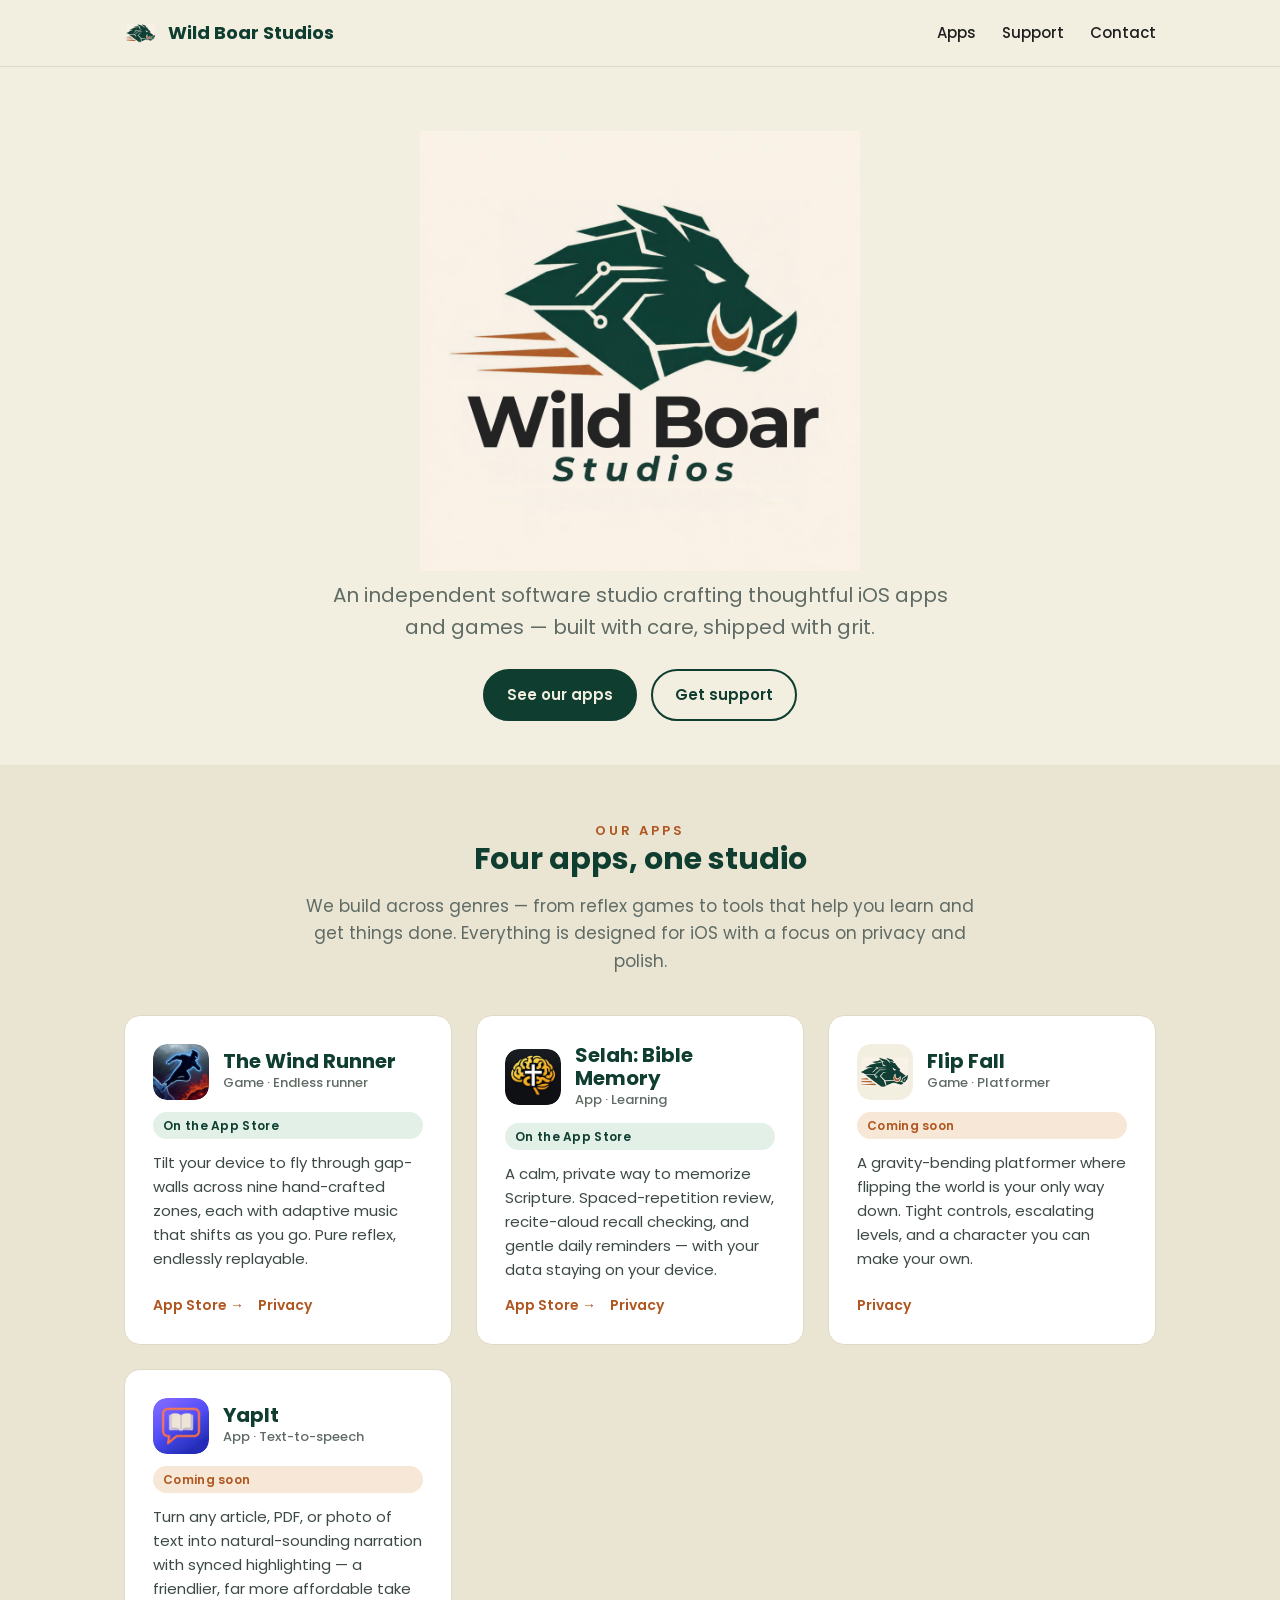
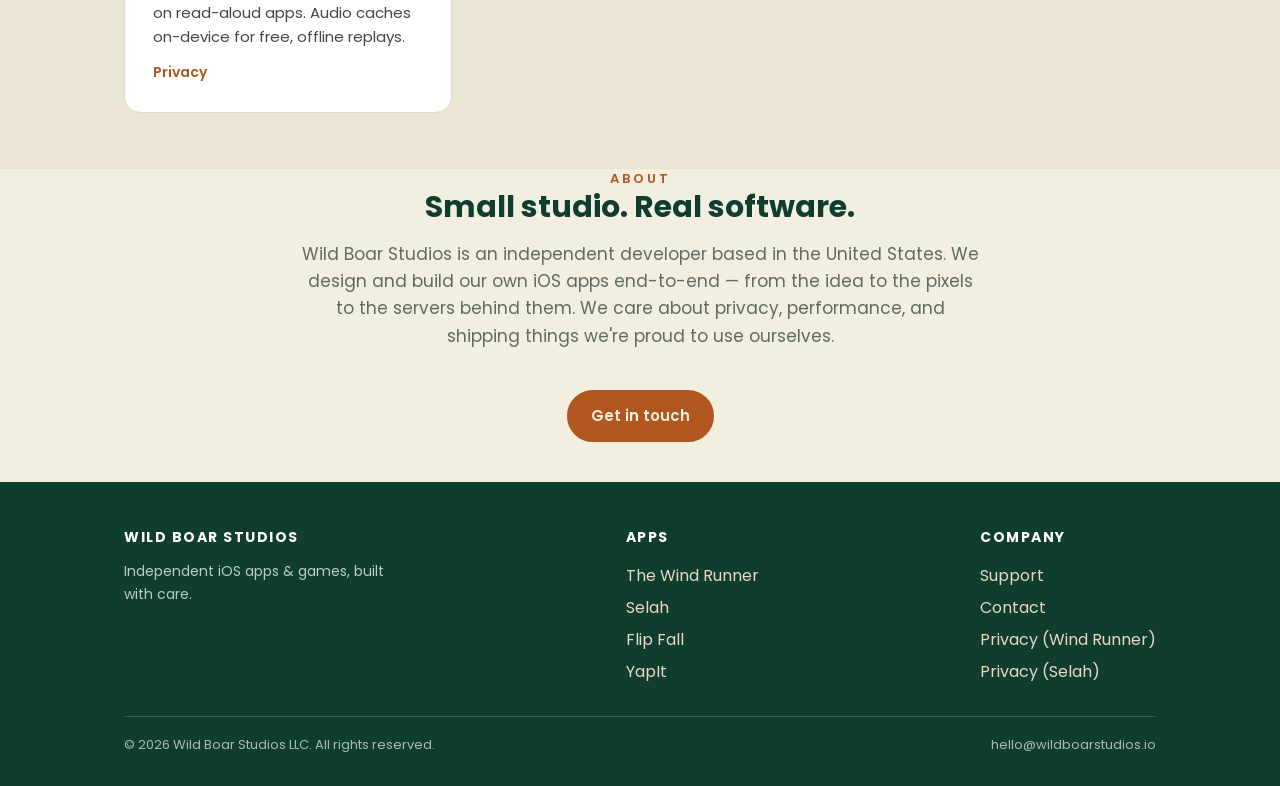
<file: index.html>
<!DOCTYPE html>
<html lang="en">
<head>
<meta charset="UTF-8">
<meta name="viewport" content="width=device-width, initial-scale=1.0">
<title>Wild Boar Studios — Indie iOS apps &amp; games</title>
<meta name="description" content="Wild Boar Studios is an independent software studio building thoughtful iOS apps and games, including The Wind Runner, Selah, Flip Fall, and YapIt.">
<link rel="canonical" href="https://wildboarstudios.io/">
<meta property="og:title" content="Wild Boar Studios">
<meta property="og:description" content="An independent software studio building thoughtful iOS apps and games.">
<meta property="og:type" content="website">
<meta property="og:url" content="https://wildboarstudios.io/">
<meta property="og:image" content="https://wildboarstudios.io/assets/og-image.png">
<meta name="twitter:card" content="summary_large_image">
<link rel="icon" href="/assets/favicon.ico" sizes="any">
<link rel="icon" type="image/png" sizes="32x32" href="/assets/favicon-32.png">
<link rel="apple-touch-icon" href="/assets/apple-touch-icon.png">
<link rel="preconnect" href="https://fonts.googleapis.com">
<link rel="preconnect" href="https://fonts.gstatic.com" crossorigin>
<link href="https://fonts.googleapis.com/css2?family=Poppins:wght@400;500;600;700&display=swap" rel="stylesheet">
<link rel="stylesheet" href="/assets/styles.css">
</head>
<body>

<header class="site-header">
  <div class="container nav">
    <a class="brand" href="/">
      <img src="/assets/apple-touch-icon.png" alt="Wild Boar Studios logo">
      <span>Wild Boar Studios</span>
    </a>
    <nav class="nav-links">
      <a href="#apps">Apps</a>
      <a href="/support/">Support</a>
      <a href="mailto:hello@wildboarstudios.io" class="hide-sm">Contact</a>
    </nav>
  </div>
</header>

<main>
  <section class="hero container">
    <img class="logo" src="/assets/logo-primary.png" alt="Wild Boar Studios">
    <p class="tag">An independent software studio crafting thoughtful iOS apps and games — built with care, shipped with grit.</p>
    <div class="cta">
      <a class="btn" href="#apps">See our apps</a>
      <a class="btn ghost" href="/support/">Get support</a>
    </div>
  </section>

  <section id="apps" style="background:var(--cream-2)">
    <div class="container">
      <div class="section-head">
        <div class="eyebrow">Our Apps</div>
        <h2>Four apps, one studio</h2>
        <p>We build across genres — from reflex games to tools that help you learn and get things done. Everything is designed for iOS with a focus on privacy and polish.</p>
      </div>

      <div class="apps">

        <!-- WindRunner -->
        <div class="app-card">
          <div class="row">
            <a class="app-icon" href="https://apps.apple.com/app/id6802833093" target="_blank" rel="noopener"><img src="/assets/apps/windrunner.png" alt="The Wind Runner app icon"></a>
            <div>
              <h3><a href="https://apps.apple.com/app/id6802833093" target="_blank" rel="noopener" style="color:inherit">The Wind Runner</a></h3>
              <div class="kind">Game · Endless runner</div>
            </div>
          </div>
          <span class="badge live">On the App Store</span>
          <p>Tilt your device to fly through gap-walls across nine hand-crafted zones, each with adaptive music that shifts as you go. Pure reflex, endlessly replayable.</p>
          <div class="app-links">
            <a href="https://apps.apple.com/app/id6802833093" target="_blank" rel="noopener">App Store →</a>
            <a href="/windrunner/privacy/">Privacy</a>
          </div>
        </div>

        <!-- Selah -->
        <div class="app-card">
          <div class="row">
            <a class="app-icon" href="https://apps.apple.com/app/id6806367058" target="_blank" rel="noopener"><img src="/assets/apps/selah.png" alt="Selah app icon"></a>
            <div>
              <h3><a href="https://apps.apple.com/app/id6806367058" target="_blank" rel="noopener" style="color:inherit">Selah: Bible Memory</a></h3>
              <div class="kind">App · Learning</div>
            </div>
          </div>
          <span class="badge live">On the App Store</span>
          <p>A calm, private way to memorize Scripture. Spaced-repetition review, recite-aloud recall checking, and gentle daily reminders — with your data staying on your device.</p>
          <div class="app-links">
            <a href="https://apps.apple.com/app/id6806367058" target="_blank" rel="noopener">App Store →</a>
            <a href="/selah/privacy/">Privacy</a>
          </div>
        </div>

        <!-- Flip Fall -->
        <div class="app-card">
          <div class="row">
            <div class="app-icon"><img src="/assets/apple-touch-icon.png" alt="Flip Fall icon coming soon"></div>
            <div>
              <h3>Flip Fall</h3>
              <div class="kind">Game · Platformer</div>
            </div>
          </div>
          <span class="badge soon">Coming soon</span>
          <p>A gravity-bending platformer where flipping the world is your only way down. Tight controls, escalating levels, and a character you can make your own.</p>
          <div class="app-links">
            <a href="/flipfall/privacy/">Privacy</a>
          </div>
        </div>

        <!-- YapIt -->
        <div class="app-card">
          <div class="row">
            <div class="app-icon"><img src="/assets/apps/yapit.png" alt="YapIt app icon"></div>
            <div>
              <h3>YapIt</h3>
              <div class="kind">App · Text-to-speech</div>
            </div>
          </div>
          <span class="badge soon">Coming soon</span>
          <p>Turn any article, PDF, or photo of text into natural-sounding narration with synced highlighting — a friendlier, far more affordable take on read-aloud apps. Audio caches on-device for free, offline replays.</p>
          <div class="app-links">
            <a href="/yapit/privacy/">Privacy</a>
          </div>
        </div>

      </div>
    </div>
  </section>

  <section class="container">
    <div class="section-head">
      <div class="eyebrow">About</div>
      <h2>Small studio. Real software.</h2>
      <p>Wild Boar Studios is an independent developer based in the United States. We design and build our own iOS apps end-to-end — from the idea to the pixels to the servers behind them. We care about privacy, performance, and shipping things we're proud to use ourselves.</p>
    </div>
    <div style="text-align:center">
      <a class="btn rust" href="mailto:hello@wildboarstudios.io">Get in touch</a>
    </div>
  </section>
</main>

<footer class="site-footer">
  <div class="container">
    <div class="footer-grid">
      <div style="max-width:280px">
        <h4>Wild Boar Studios</h4>
        <p style="color:#bcccc3;font-size:14px;margin:0">Independent iOS apps &amp; games, built with care.</p>
      </div>
      <div>
        <h4>Apps</h4>
        <ul>
          <li><a href="#apps">The Wind Runner</a></li>
          <li><a href="#apps">Selah</a></li>
          <li><a href="#apps">Flip Fall</a></li>
          <li><a href="#apps">YapIt</a></li>
        </ul>
      </div>
      <div>
        <h4>Company</h4>
        <ul>
          <li><a href="/support/">Support</a></li>
          <li><a href="mailto:hello@wildboarstudios.io">Contact</a></li>
          <li><a href="/windrunner/privacy/">Privacy (Wind Runner)</a></li>
          <li><a href="/selah/privacy/">Privacy (Selah)</a></li>
        </ul>
      </div>
    </div>
    <div class="footer-legal">
      <span>© <span id="yr"></span> Wild Boar Studios LLC. All rights reserved.</span>
      <span>hello@wildboarstudios.io</span>
    </div>
  </div>
</footer>
<script>document.getElementById('yr').textContent=new Date().getFullYear();</script>
</body>
</html>
</file>
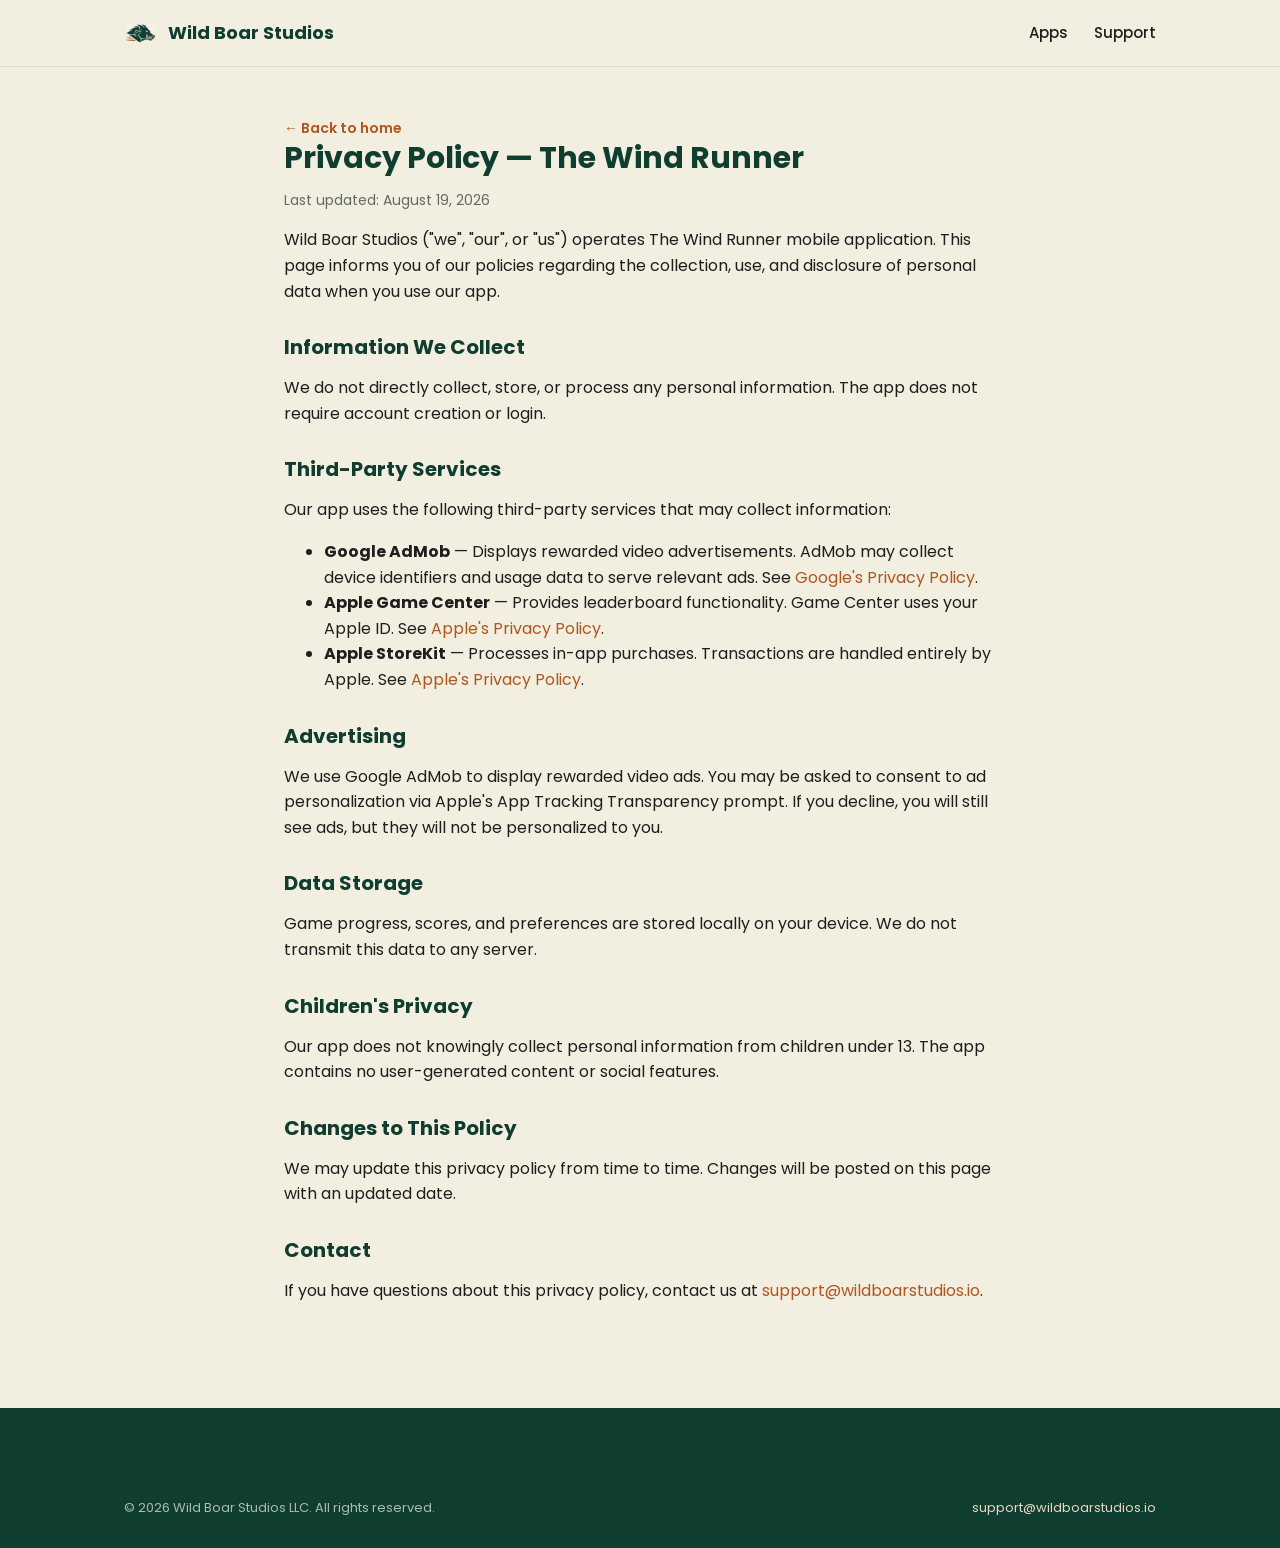
<file: privacy/index.html>
<!DOCTYPE html>
<html lang="en">
<head>
<meta charset="UTF-8">
<meta name="viewport" content="width=device-width, initial-scale=1.0">
<title>Privacy Policy — The Wind Runner</title>
<link rel="canonical" href="https://wildboarstudios.io/windrunner/privacy/">
<meta name="robots" content="noindex">
<meta http-equiv="refresh" content="0; url=/windrunner/privacy/">
<link rel="stylesheet" href="/assets/styles.css">
</head>
<body>
<main class="doc">
  <p>The Wind Runner privacy policy has moved to
     <a href="/windrunner/privacy/">/windrunner/privacy/</a>.
     You will be redirected automatically.</p>
  <script>location.replace("/windrunner/privacy/");</script>
</main>
</body>
</html>
</file>
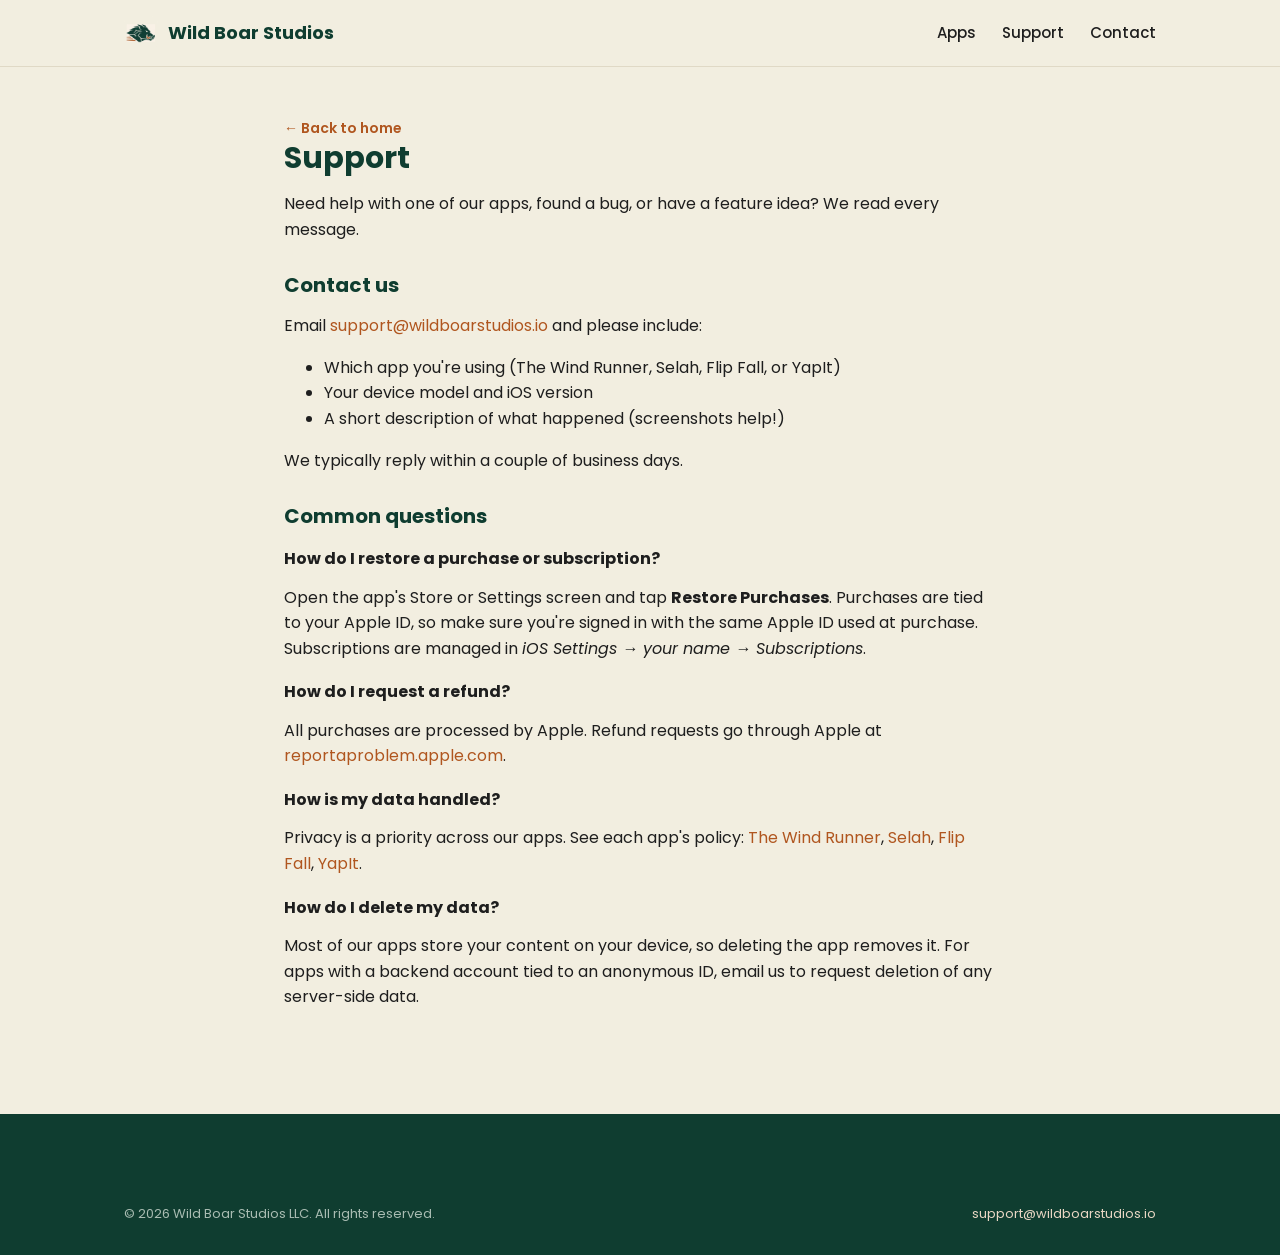
<file: support/index.html>
<!DOCTYPE html>
<html lang="en">
<head>
<meta charset="UTF-8">
<meta name="viewport" content="width=device-width, initial-scale=1.0">
<title>Support — Wild Boar Studios</title>
<meta name="description" content="Get help with Wild Boar Studios apps: The Wind Runner, Selah, Flip Fall, and YapIt.">
<link rel="icon" href="/assets/favicon.ico" sizes="any">
<link rel="apple-touch-icon" href="/assets/apple-touch-icon.png">
<link href="https://fonts.googleapis.com/css2?family=Poppins:wght@400;500;600;700&display=swap" rel="stylesheet">
<link rel="stylesheet" href="/assets/styles.css">
</head>
<body>
<header class="site-header">
  <div class="container nav">
    <a class="brand" href="/"><img src="/assets/apple-touch-icon.png" alt="Wild Boar Studios logo"><span>Wild Boar Studios</span></a>
    <nav class="nav-links">
      <a href="/#apps">Apps</a>
      <a href="/support/">Support</a>
      <a href="mailto:support@wildboarstudios.io" class="hide-sm">Contact</a>
    </nav>
  </div>
</header>

<main class="doc">
  <a class="back" href="/">← Back to home</a>
  <h1>Support</h1>
  <p>Need help with one of our apps, found a bug, or have a feature idea? We read every message.</p>

  <h2>Contact us</h2>
  <p>Email <a href="mailto:support@wildboarstudios.io">support@wildboarstudios.io</a> and please include:</p>
  <ul>
    <li>Which app you're using (The Wind Runner, Selah, Flip Fall, or YapIt)</li>
    <li>Your device model and iOS version</li>
    <li>A short description of what happened (screenshots help!)</li>
  </ul>
  <p>We typically reply within a couple of business days.</p>

  <h2>Common questions</h2>

  <h3 style="color:var(--ink);font-size:16px;margin-top:22px">How do I restore a purchase or subscription?</h3>
  <p>Open the app's Store or Settings screen and tap <strong>Restore Purchases</strong>. Purchases are tied to your Apple ID, so make sure you're signed in with the same Apple ID used at purchase. Subscriptions are managed in <em>iOS Settings → your name → Subscriptions</em>.</p>

  <h3 style="color:var(--ink);font-size:16px;margin-top:22px">How do I request a refund?</h3>
  <p>All purchases are processed by Apple. Refund requests go through Apple at <a href="https://reportaproblem.apple.com">reportaproblem.apple.com</a>.</p>

  <h3 style="color:var(--ink);font-size:16px;margin-top:22px">How is my data handled?</h3>
  <p>Privacy is a priority across our apps. See each app's policy:
    <a href="/windrunner/privacy/">The Wind Runner</a>,
    <a href="/selah/privacy/">Selah</a>,
    <a href="/flipfall/privacy/">Flip Fall</a>,
    <a href="/yapit/privacy/">YapIt</a>.
  </p>

  <h3 style="color:var(--ink);font-size:16px;margin-top:22px">How do I delete my data?</h3>
  <p>Most of our apps store your content on your device, so deleting the app removes it. For apps with a backend account tied to an anonymous ID, email us to request deletion of any server-side data.</p>
</main>

<footer class="site-footer">
  <div class="container">
    <div class="footer-legal" style="border-top:none">
      <span>© <span id="yr"></span> Wild Boar Studios LLC. All rights reserved.</span>
      <span><a href="mailto:support@wildboarstudios.io">support@wildboarstudios.io</a></span>
    </div>
  </div>
</footer>
<script>document.getElementById('yr').textContent=new Date().getFullYear();</script>
</body>
</html>
</file>
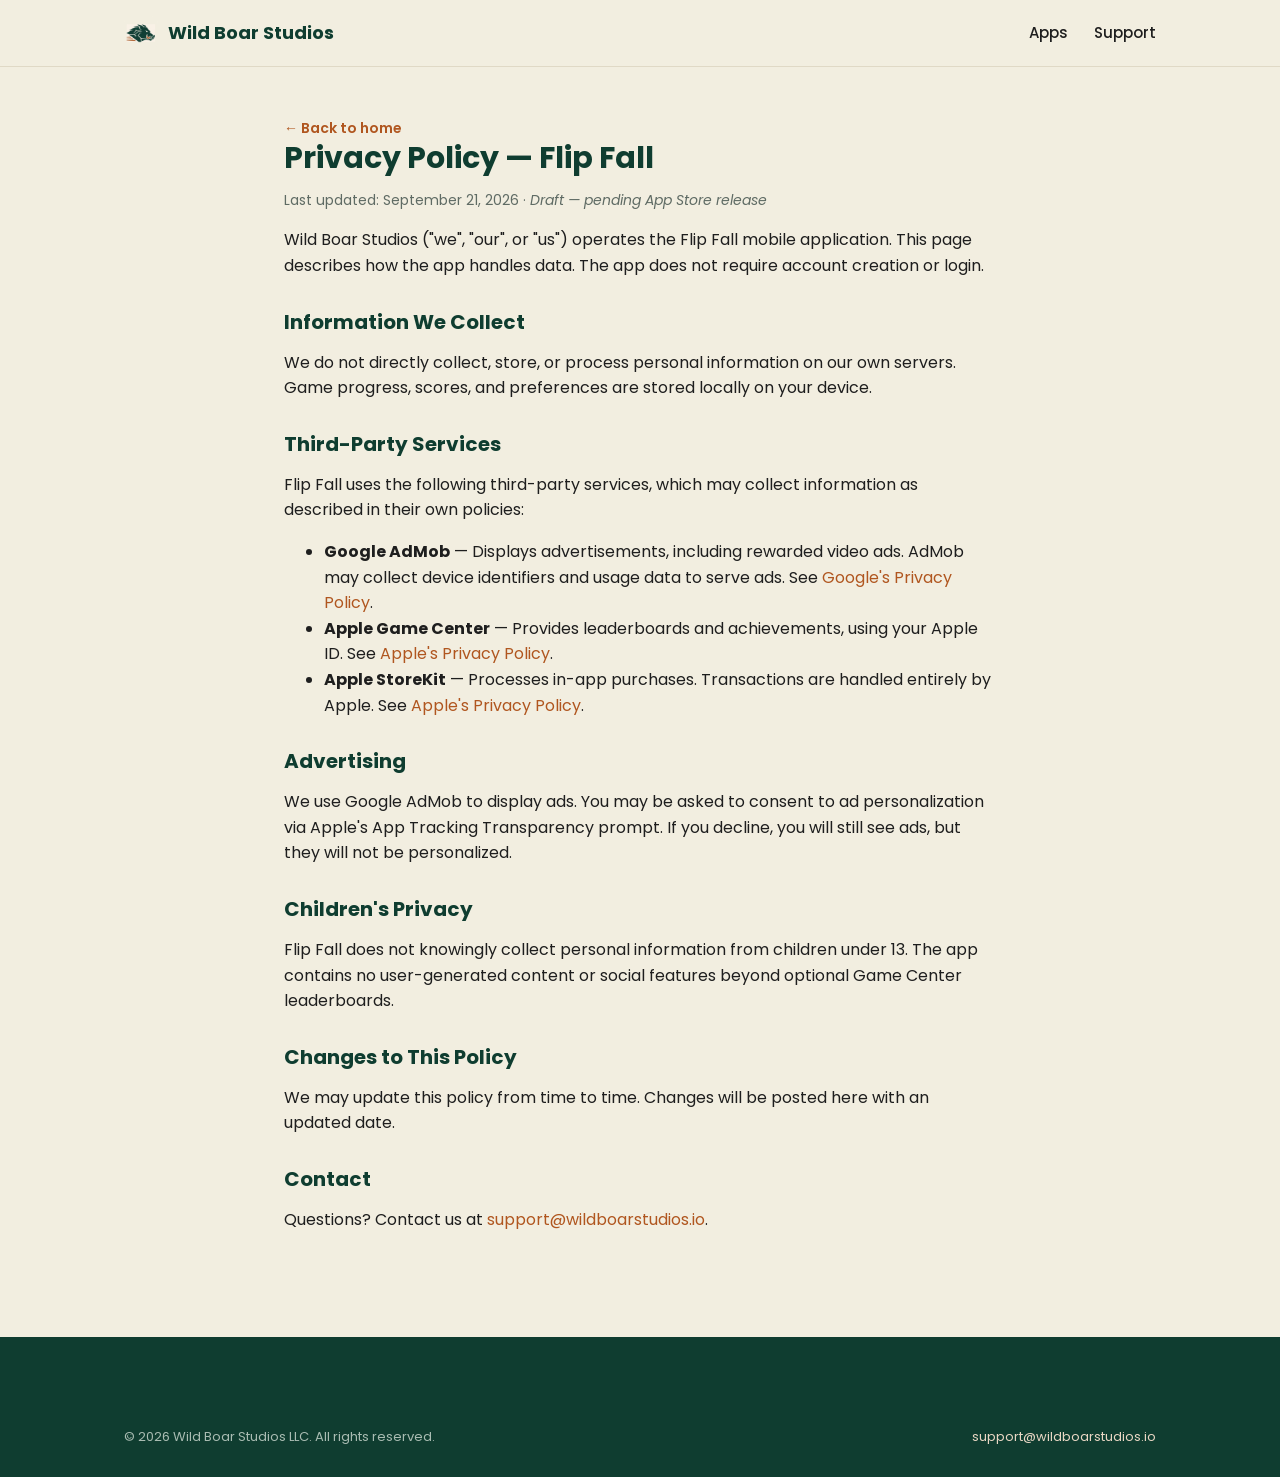
<file: flipfall/privacy/index.html>
<!DOCTYPE html>
<html lang="en">
<head>
<meta charset="UTF-8">
<meta name="viewport" content="width=device-width, initial-scale=1.0">
<title>Privacy Policy — Flip Fall</title>
<link rel="icon" href="/assets/favicon.ico" sizes="any">
<link rel="apple-touch-icon" href="/assets/apple-touch-icon.png">
<link href="https://fonts.googleapis.com/css2?family=Poppins:wght@400;500;600;700&display=swap" rel="stylesheet">
<link rel="stylesheet" href="/assets/styles.css">
</head>
<body>
<header class="site-header">
  <div class="container nav">
    <a class="brand" href="/"><img src="/assets/apple-touch-icon.png" alt="Wild Boar Studios logo"><span>Wild Boar Studios</span></a>
    <nav class="nav-links"><a href="/#apps">Apps</a><a href="/support/">Support</a></nav>
  </div>
</header>

<main class="doc">
  <a class="back" href="/">← Back to home</a>
  <h1>Privacy Policy — Flip Fall</h1>
  <p class="date">Last updated: September 21, 2026 · <em>Draft — pending App Store release</em></p>

  <p>Wild Boar Studios ("we", "our", or "us") operates the Flip Fall mobile application. This page describes how the app handles data. The app does not require account creation or login.</p>

  <h2>Information We Collect</h2>
  <p>We do not directly collect, store, or process personal information on our own servers. Game progress, scores, and preferences are stored locally on your device.</p>

  <h2>Third-Party Services</h2>
  <p>Flip Fall uses the following third-party services, which may collect information as described in their own policies:</p>
  <ul>
    <li><strong>Google AdMob</strong> — Displays advertisements, including rewarded video ads. AdMob may collect device identifiers and usage data to serve ads. See <a href="https://policies.google.com/privacy">Google's Privacy Policy</a>.</li>
    <li><strong>Apple Game Center</strong> — Provides leaderboards and achievements, using your Apple ID. See <a href="https://www.apple.com/privacy/">Apple's Privacy Policy</a>.</li>
    <li><strong>Apple StoreKit</strong> — Processes in-app purchases. Transactions are handled entirely by Apple. See <a href="https://www.apple.com/privacy/">Apple's Privacy Policy</a>.</li>
  </ul>

  <h2>Advertising</h2>
  <p>We use Google AdMob to display ads. You may be asked to consent to ad personalization via Apple's App Tracking Transparency prompt. If you decline, you will still see ads, but they will not be personalized.</p>

  <h2>Children's Privacy</h2>
  <p>Flip Fall does not knowingly collect personal information from children under 13. The app contains no user-generated content or social features beyond optional Game Center leaderboards.</p>

  <h2>Changes to This Policy</h2>
  <p>We may update this policy from time to time. Changes will be posted here with an updated date.</p>

  <h2>Contact</h2>
  <p>Questions? Contact us at <a href="mailto:support@wildboarstudios.io">support@wildboarstudios.io</a>.</p>
</main>

<footer class="site-footer">
  <div class="container"><div class="footer-legal" style="border-top:none">
    <span>© <span id="yr"></span> Wild Boar Studios LLC. All rights reserved.</span>
    <span><a href="mailto:support@wildboarstudios.io">support@wildboarstudios.io</a></span>
  </div></div>
</footer>
<script>document.getElementById('yr').textContent=new Date().getFullYear();</script>
</body>
</html>
</file>
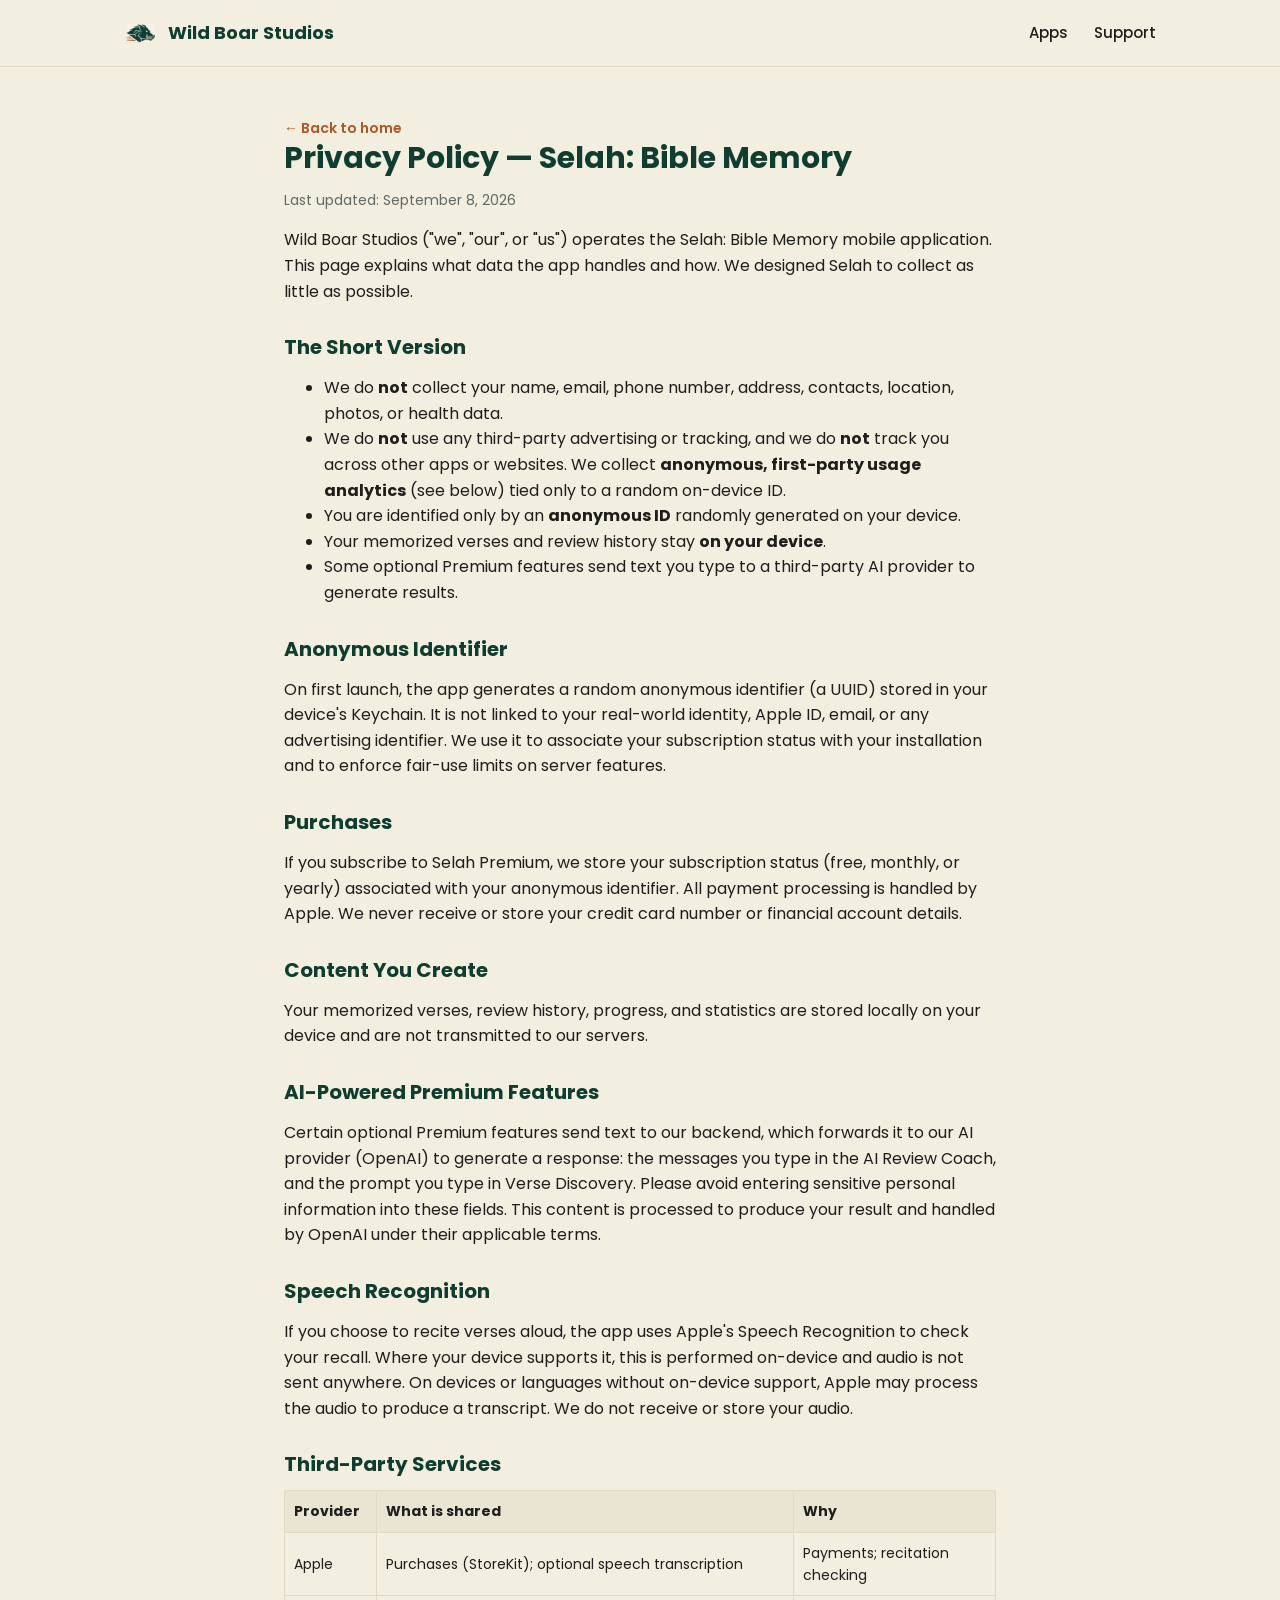
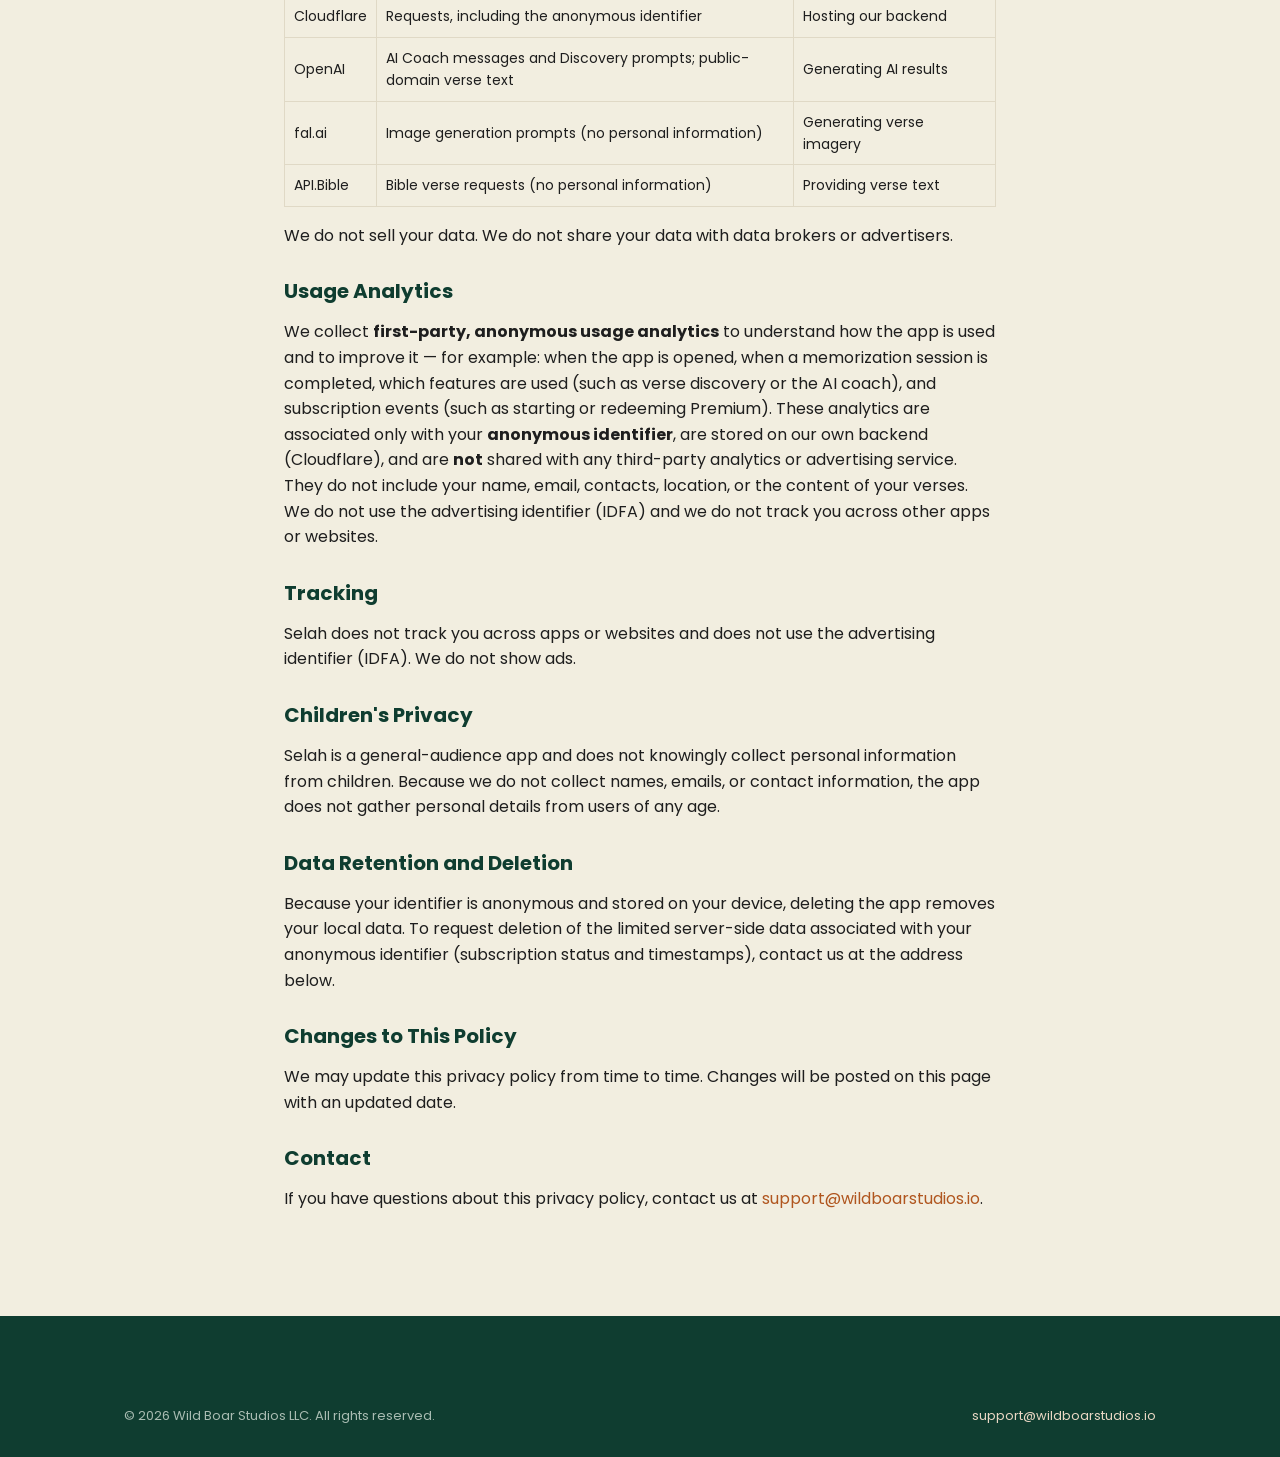
<file: selah/privacy/index.html>
<!DOCTYPE html>
<html lang="en">
<head>
    <meta charset="UTF-8">
    <meta name="viewport" content="width=device-width, initial-scale=1.0">
    <title>Privacy Policy — Selah: Bible Memory</title>
    <link rel="icon" href="/assets/favicon.ico" sizes="any">
    <link rel="apple-touch-icon" href="/assets/apple-touch-icon.png">
    <link href="https://fonts.googleapis.com/css2?family=Poppins:wght@400;500;600;700&display=swap" rel="stylesheet">
    <link rel="stylesheet" href="/assets/styles.css">
</head>
<body>
<header class="site-header">
  <div class="container nav">
    <a class="brand" href="/"><img src="/assets/apple-touch-icon.png" alt="Wild Boar Studios logo"><span>Wild Boar Studios</span></a>
    <nav class="nav-links"><a href="/#apps">Apps</a><a href="/support/">Support</a></nav>
  </div>
</header>
<main class="doc">
    <a class="back" href="/">← Back to home</a>
    <h1>Privacy Policy — Selah: Bible Memory</h1>
    <p class="date">Last updated: September 8, 2026</p>

    <p>Wild Boar Studios ("we", "our", or "us") operates the Selah: Bible Memory mobile application. This page explains what data the app handles and how. We designed Selah to collect as little as possible.</p>

    <h2>The Short Version</h2>
    <ul>
        <li>We do <strong>not</strong> collect your name, email, phone number, address, contacts, location, photos, or health data.</li>
        <li>We do <strong>not</strong> use any third-party advertising or tracking, and we do <strong>not</strong> track you across other apps or websites. We collect <strong>anonymous, first-party usage analytics</strong> (see below) tied only to a random on-device ID.</li>
        <li>You are identified only by an <strong>anonymous ID</strong> randomly generated on your device.</li>
        <li>Your memorized verses and review history stay <strong>on your device</strong>.</li>
        <li>Some optional Premium features send text you type to a third-party AI provider to generate results.</li>
    </ul>

    <h2>Anonymous Identifier</h2>
    <p>On first launch, the app generates a random anonymous identifier (a UUID) stored in your device's Keychain. It is not linked to your real-world identity, Apple ID, email, or any advertising identifier. We use it to associate your subscription status with your installation and to enforce fair-use limits on server features.</p>

    <h2>Purchases</h2>
    <p>If you subscribe to Selah Premium, we store your subscription status (free, monthly, or yearly) associated with your anonymous identifier. All payment processing is handled by Apple. We never receive or store your credit card number or financial account details.</p>

    <h2>Content You Create</h2>
    <p>Your memorized verses, review history, progress, and statistics are stored locally on your device and are not transmitted to our servers.</p>

    <h2>AI-Powered Premium Features</h2>
    <p>Certain optional Premium features send text to our backend, which forwards it to our AI provider (OpenAI) to generate a response: the messages you type in the AI Review Coach, and the prompt you type in Verse Discovery. Please avoid entering sensitive personal information into these fields. This content is processed to produce your result and handled by OpenAI under their applicable terms.</p>

    <h2>Speech Recognition</h2>
    <p>If you choose to recite verses aloud, the app uses Apple's Speech Recognition to check your recall. Where your device supports it, this is performed on-device and audio is not sent anywhere. On devices or languages without on-device support, Apple may process the audio to produce a transcript. We do not receive or store your audio.</p>

    <h2>Third-Party Services</h2>
    <table>
        <tr><th>Provider</th><th>What is shared</th><th>Why</th></tr>
        <tr><td>Apple</td><td>Purchases (StoreKit); optional speech transcription</td><td>Payments; recitation checking</td></tr>
        <tr><td>Cloudflare</td><td>Requests, including the anonymous identifier</td><td>Hosting our backend</td></tr>
        <tr><td>OpenAI</td><td>AI Coach messages and Discovery prompts; public-domain verse text</td><td>Generating AI results</td></tr>
        <tr><td>fal.ai</td><td>Image generation prompts (no personal information)</td><td>Generating verse imagery</td></tr>
        <tr><td>API.Bible</td><td>Bible verse requests (no personal information)</td><td>Providing verse text</td></tr>
    </table>
    <p>We do not sell your data. We do not share your data with data brokers or advertisers.</p>

    <h2>Usage Analytics</h2>
    <p>We collect <strong>first-party, anonymous usage analytics</strong> to understand how the app is used and to improve it — for example: when the app is opened, when a memorization session is completed, which features are used (such as verse discovery or the AI coach), and subscription events (such as starting or redeeming Premium). These analytics are associated only with your <strong>anonymous identifier</strong>, are stored on our own backend (Cloudflare), and are <strong>not</strong> shared with any third-party analytics or advertising service. They do not include your name, email, contacts, location, or the content of your verses. We do not use the advertising identifier (IDFA) and we do not track you across other apps or websites.</p>

    <h2>Tracking</h2>
    <p>Selah does not track you across apps or websites and does not use the advertising identifier (IDFA). We do not show ads.</p>

    <h2>Children's Privacy</h2>
    <p>Selah is a general-audience app and does not knowingly collect personal information from children. Because we do not collect names, emails, or contact information, the app does not gather personal details from users of any age.</p>

    <h2>Data Retention and Deletion</h2>
    <p>Because your identifier is anonymous and stored on your device, deleting the app removes your local data. To request deletion of the limited server-side data associated with your anonymous identifier (subscription status and timestamps), contact us at the address below.</p>

    <h2>Changes to This Policy</h2>
    <p>We may update this privacy policy from time to time. Changes will be posted on this page with an updated date.</p>

    <h2>Contact</h2>
    <p>If you have questions about this privacy policy, contact us at <a href="mailto:support@wildboarstudios.io">support@wildboarstudios.io</a>.</p>
</main>

<footer class="site-footer">
  <div class="container"><div class="footer-legal" style="border-top:none">
    <span>© <span id="yr"></span> Wild Boar Studios LLC. All rights reserved.</span>
    <span><a href="mailto:support@wildboarstudios.io">support@wildboarstudios.io</a></span>
  </div></div>
</footer>
<script>document.getElementById('yr').textContent=new Date().getFullYear();</script>
</body>
</html>
</file>
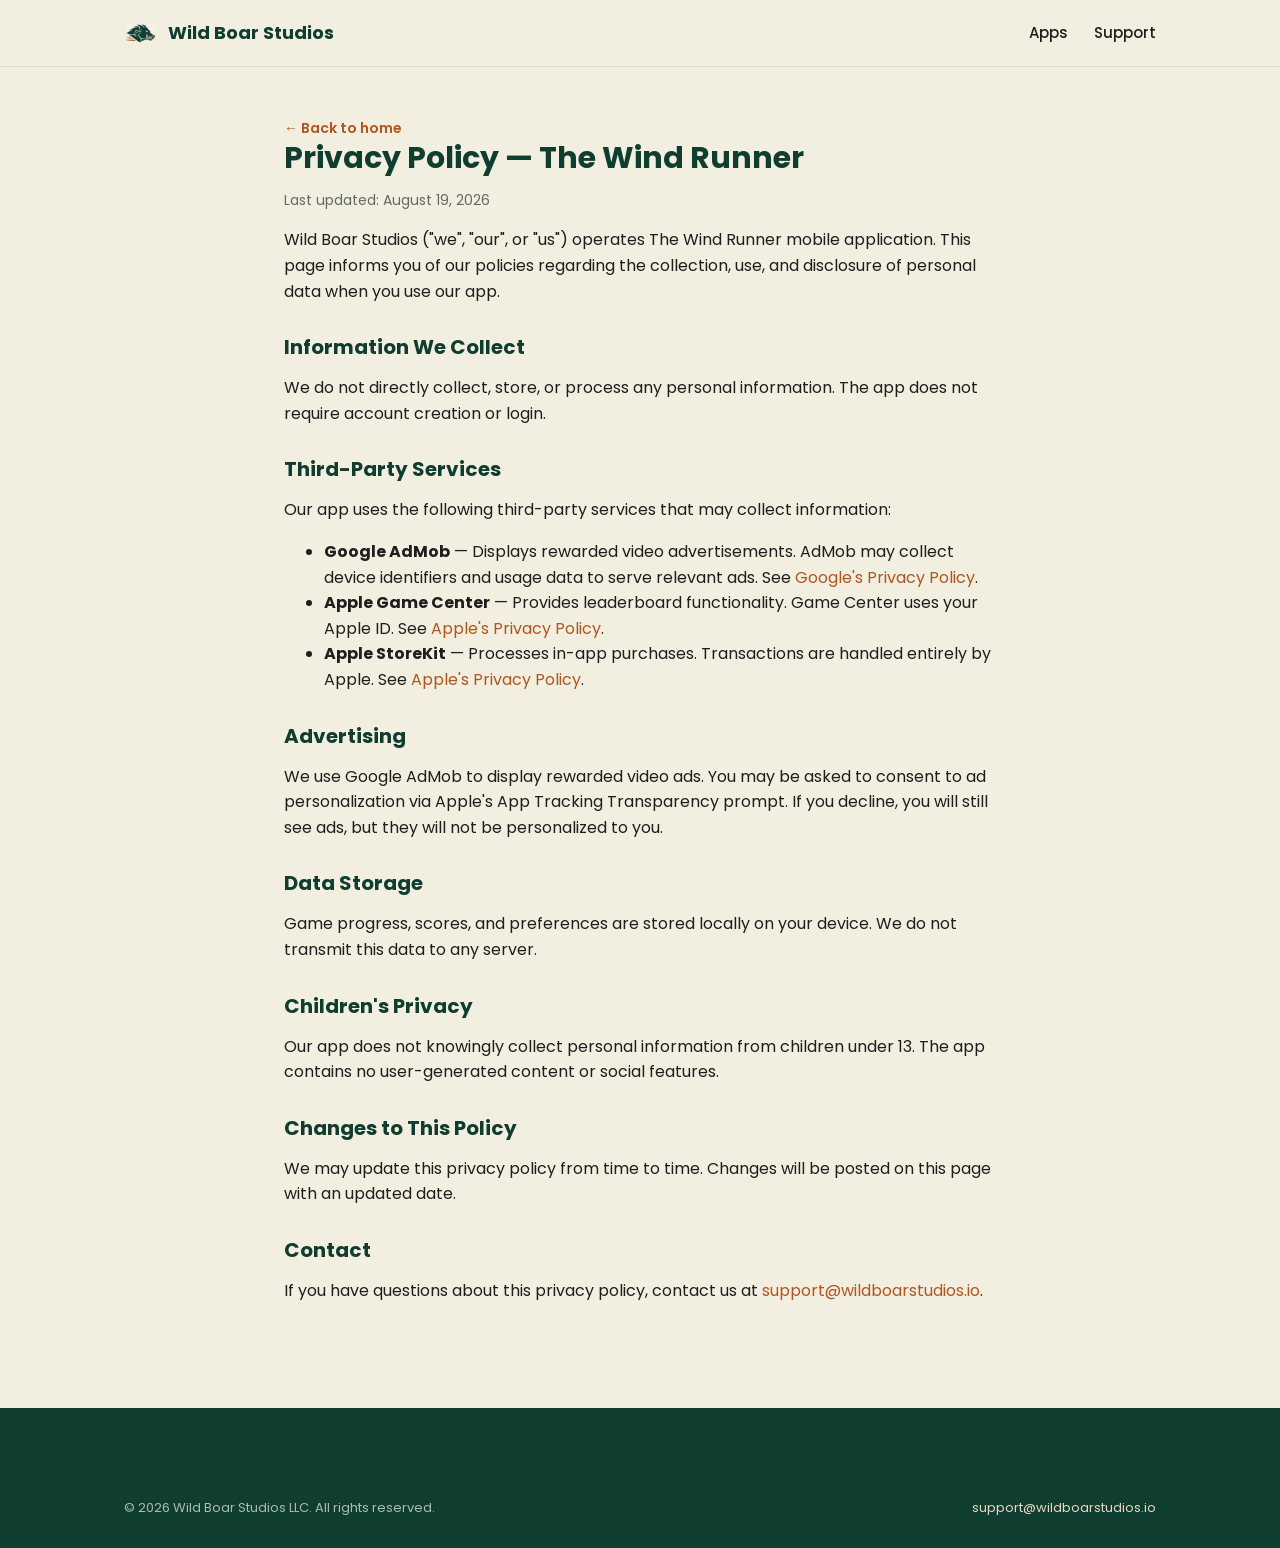
<file: windrunner/privacy/index.html>
<!DOCTYPE html>
<html lang="en">
<head>
<meta charset="UTF-8">
<meta name="viewport" content="width=device-width, initial-scale=1.0">
<title>Privacy Policy — The Wind Runner</title>
<link rel="icon" href="/assets/favicon.ico" sizes="any">
<link rel="apple-touch-icon" href="/assets/apple-touch-icon.png">
<link href="https://fonts.googleapis.com/css2?family=Poppins:wght@400;500;600;700&display=swap" rel="stylesheet">
<link rel="stylesheet" href="/assets/styles.css">
</head>
<body>
<header class="site-header">
  <div class="container nav">
    <a class="brand" href="/"><img src="/assets/apple-touch-icon.png" alt="Wild Boar Studios logo"><span>Wild Boar Studios</span></a>
    <nav class="nav-links"><a href="/#apps">Apps</a><a href="/support/">Support</a></nav>
  </div>
</header>

<main class="doc">
  <a class="back" href="/">← Back to home</a>
  <h1>Privacy Policy — The Wind Runner</h1>
  <p class="date">Last updated: August 19, 2026</p>

  <p>Wild Boar Studios ("we", "our", or "us") operates The Wind Runner mobile application. This page informs you of our policies regarding the collection, use, and disclosure of personal data when you use our app.</p>

  <h2>Information We Collect</h2>
  <p>We do not directly collect, store, or process any personal information. The app does not require account creation or login.</p>

  <h2>Third-Party Services</h2>
  <p>Our app uses the following third-party services that may collect information:</p>
  <ul>
    <li><strong>Google AdMob</strong> — Displays rewarded video advertisements. AdMob may collect device identifiers and usage data to serve relevant ads. See <a href="https://policies.google.com/privacy">Google's Privacy Policy</a>.</li>
    <li><strong>Apple Game Center</strong> — Provides leaderboard functionality. Game Center uses your Apple ID. See <a href="https://www.apple.com/privacy/">Apple's Privacy Policy</a>.</li>
    <li><strong>Apple StoreKit</strong> — Processes in-app purchases. Transactions are handled entirely by Apple. See <a href="https://www.apple.com/privacy/">Apple's Privacy Policy</a>.</li>
  </ul>

  <h2>Advertising</h2>
  <p>We use Google AdMob to display rewarded video ads. You may be asked to consent to ad personalization via Apple's App Tracking Transparency prompt. If you decline, you will still see ads, but they will not be personalized to you.</p>

  <h2>Data Storage</h2>
  <p>Game progress, scores, and preferences are stored locally on your device. We do not transmit this data to any server.</p>

  <h2>Children's Privacy</h2>
  <p>Our app does not knowingly collect personal information from children under 13. The app contains no user-generated content or social features.</p>

  <h2>Changes to This Policy</h2>
  <p>We may update this privacy policy from time to time. Changes will be posted on this page with an updated date.</p>

  <h2>Contact</h2>
  <p>If you have questions about this privacy policy, contact us at <a href="mailto:support@wildboarstudios.io">support@wildboarstudios.io</a>.</p>
</main>

<footer class="site-footer">
  <div class="container"><div class="footer-legal" style="border-top:none">
    <span>© <span id="yr"></span> Wild Boar Studios LLC. All rights reserved.</span>
    <span><a href="mailto:support@wildboarstudios.io">support@wildboarstudios.io</a></span>
  </div></div>
</footer>
<script>document.getElementById('yr').textContent=new Date().getFullYear();</script>
</body>
</html>
</file>
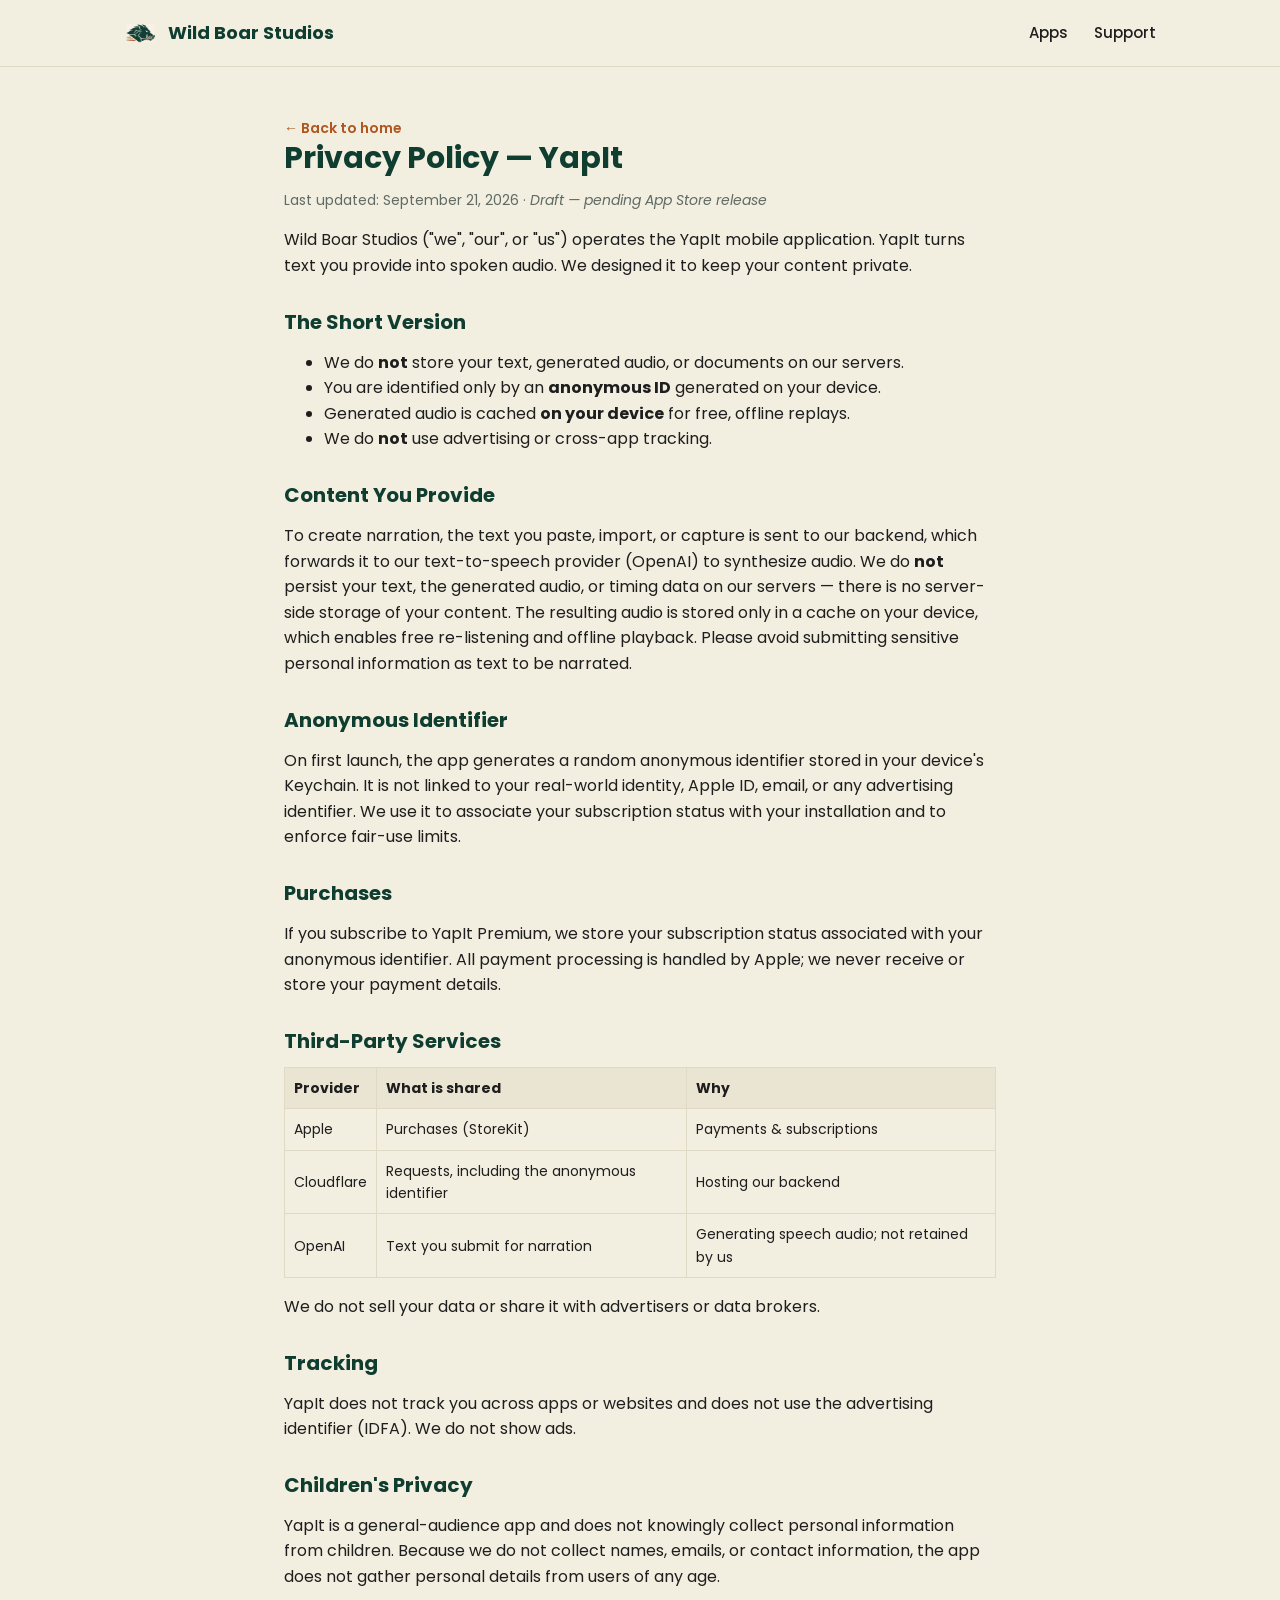
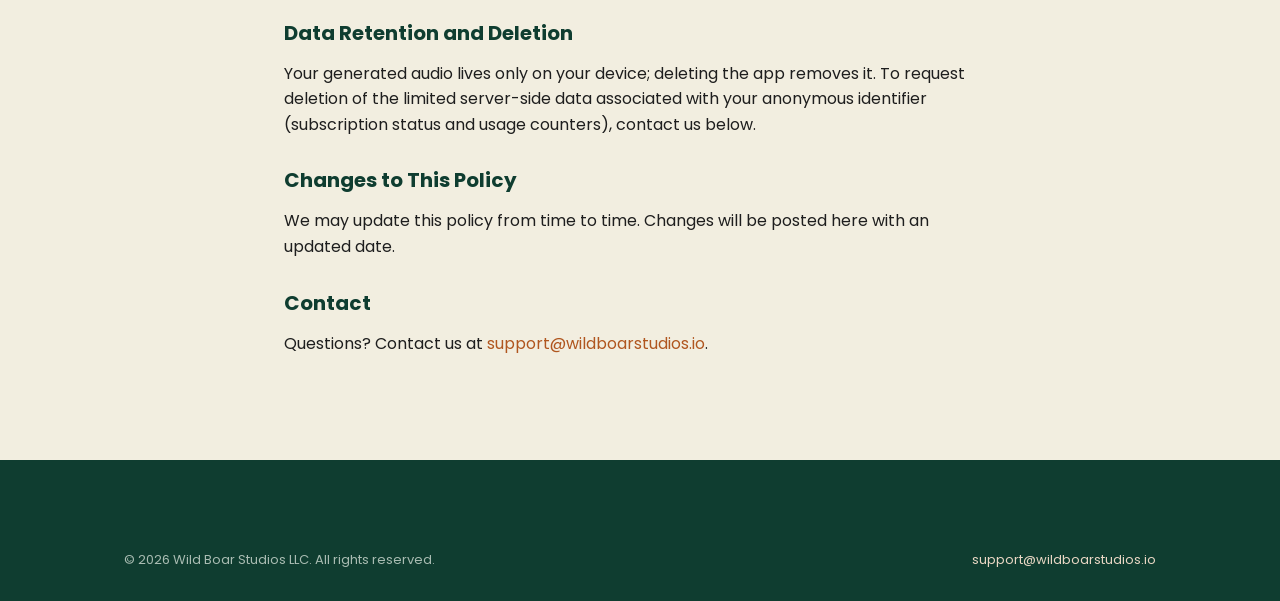
<file: yapit/privacy/index.html>
<!DOCTYPE html>
<html lang="en">
<head>
<meta charset="UTF-8">
<meta name="viewport" content="width=device-width, initial-scale=1.0">
<title>Privacy Policy — YapIt</title>
<link rel="icon" href="/assets/favicon.ico" sizes="any">
<link rel="apple-touch-icon" href="/assets/apple-touch-icon.png">
<link href="https://fonts.googleapis.com/css2?family=Poppins:wght@400;500;600;700&display=swap" rel="stylesheet">
<link rel="stylesheet" href="/assets/styles.css">
</head>
<body>
<header class="site-header">
  <div class="container nav">
    <a class="brand" href="/"><img src="/assets/apple-touch-icon.png" alt="Wild Boar Studios logo"><span>Wild Boar Studios</span></a>
    <nav class="nav-links"><a href="/#apps">Apps</a><a href="/support/">Support</a></nav>
  </div>
</header>

<main class="doc">
  <a class="back" href="/">← Back to home</a>
  <h1>Privacy Policy — YapIt</h1>
  <p class="date">Last updated: September 21, 2026 · <em>Draft — pending App Store release</em></p>

  <p>Wild Boar Studios ("we", "our", or "us") operates the YapIt mobile application. YapIt turns text you provide into spoken audio. We designed it to keep your content private.</p>

  <h2>The Short Version</h2>
  <ul>
    <li>We do <strong>not</strong> store your text, generated audio, or documents on our servers.</li>
    <li>You are identified only by an <strong>anonymous ID</strong> generated on your device.</li>
    <li>Generated audio is cached <strong>on your device</strong> for free, offline replays.</li>
    <li>We do <strong>not</strong> use advertising or cross-app tracking.</li>
  </ul>

  <h2>Content You Provide</h2>
  <p>To create narration, the text you paste, import, or capture is sent to our backend, which forwards it to our text-to-speech provider (OpenAI) to synthesize audio. We do <strong>not</strong> persist your text, the generated audio, or timing data on our servers — there is no server-side storage of your content. The resulting audio is stored only in a cache on your device, which enables free re-listening and offline playback. Please avoid submitting sensitive personal information as text to be narrated.</p>

  <h2>Anonymous Identifier</h2>
  <p>On first launch, the app generates a random anonymous identifier stored in your device's Keychain. It is not linked to your real-world identity, Apple ID, email, or any advertising identifier. We use it to associate your subscription status with your installation and to enforce fair-use limits.</p>

  <h2>Purchases</h2>
  <p>If you subscribe to YapIt Premium, we store your subscription status associated with your anonymous identifier. All payment processing is handled by Apple; we never receive or store your payment details.</p>

  <h2>Third-Party Services</h2>
  <table>
    <tr><th>Provider</th><th>What is shared</th><th>Why</th></tr>
    <tr><td>Apple</td><td>Purchases (StoreKit)</td><td>Payments &amp; subscriptions</td></tr>
    <tr><td>Cloudflare</td><td>Requests, including the anonymous identifier</td><td>Hosting our backend</td></tr>
    <tr><td>OpenAI</td><td>Text you submit for narration</td><td>Generating speech audio; not retained by us</td></tr>
  </table>
  <p>We do not sell your data or share it with advertisers or data brokers.</p>

  <h2>Tracking</h2>
  <p>YapIt does not track you across apps or websites and does not use the advertising identifier (IDFA). We do not show ads.</p>

  <h2>Children's Privacy</h2>
  <p>YapIt is a general-audience app and does not knowingly collect personal information from children. Because we do not collect names, emails, or contact information, the app does not gather personal details from users of any age.</p>

  <h2>Data Retention and Deletion</h2>
  <p>Your generated audio lives only on your device; deleting the app removes it. To request deletion of the limited server-side data associated with your anonymous identifier (subscription status and usage counters), contact us below.</p>

  <h2>Changes to This Policy</h2>
  <p>We may update this policy from time to time. Changes will be posted here with an updated date.</p>

  <h2>Contact</h2>
  <p>Questions? Contact us at <a href="mailto:support@wildboarstudios.io">support@wildboarstudios.io</a>.</p>
</main>

<footer class="site-footer">
  <div class="container"><div class="footer-legal" style="border-top:none">
    <span>© <span id="yr"></span> Wild Boar Studios LLC. All rights reserved.</span>
    <span><a href="mailto:support@wildboarstudios.io">support@wildboarstudios.io</a></span>
  </div></div>
</footer>
<script>document.getElementById('yr').textContent=new Date().getFullYear();</script>
</body>
</html>
</file>
<file: assets/styles.css>
/* Wild Boar Studios — shared brand styles */
:root{
  --cream:#F2EEE0;
  --cream-2:#EAE4D3;
  --green:#0F3D30;
  --green-mid:#14513C;
  --rust:#B0561F;
  --rust-2:#C4682C;
  --ink:#1E1E1E;
  --muted:#5F6B64;
  --line:#E0D9C6;
  --radius:16px;
  --maxw:1080px;
  --font:"Poppins",-apple-system,BlinkMacSystemFont,"Segoe UI",Roboto,Helvetica,Arial,sans-serif;
}
*{box-sizing:border-box}
html{scroll-behavior:smooth}
body{
  margin:0;font-family:var(--font);color:var(--ink);background:var(--cream);
  line-height:1.6;-webkit-font-smoothing:antialiased;
}
a{color:var(--rust);text-decoration:none}
a:hover{text-decoration:underline}
img{max-width:100%;display:block}
h1,h2,h3{line-height:1.15;color:var(--green);margin:0 0 .4em}
.container{max-width:var(--maxw);margin:0 auto;padding:0 24px}

/* Header / nav */
.site-header{position:sticky;top:0;z-index:20;background:rgba(242,238,224,.9);
  backdrop-filter:saturate(140%) blur(8px);border-bottom:1px solid var(--line)}
.nav{display:flex;align-items:center;justify-content:space-between;height:66px}
.brand{display:flex;align-items:center;gap:10px;font-weight:700;color:var(--green);font-size:18px}
.brand img{width:34px;height:34px;border-radius:8px}
.brand:hover{text-decoration:none}
.nav-links{display:flex;gap:26px;align-items:center}
.nav-links a{color:var(--ink);font-weight:500;font-size:15px}
.nav-links a:hover{color:var(--rust);text-decoration:none}
@media(max-width:640px){.nav-links{gap:16px;font-size:14px}.nav-links .hide-sm{display:none}}

/* Buttons */
.btn{display:inline-block;background:var(--green);color:var(--cream);
  padding:12px 22px;border-radius:999px;font-weight:600;font-size:15px;
  border:2px solid var(--green);transition:.15s}
.btn:hover{background:var(--green-mid);border-color:var(--green-mid);text-decoration:none;color:#fff}
.btn.rust{background:var(--rust);border-color:var(--rust)}
.btn.rust:hover{background:var(--rust-2);border-color:var(--rust-2)}
.btn.ghost{background:transparent;color:var(--green);border-color:var(--green)}
.btn.ghost:hover{background:var(--green);color:var(--cream)}

/* Hero */
.hero{text-align:center;padding:64px 0 44px}
.hero img.logo{max-width:440px;width:80%;margin:0 auto 8px}
.hero p.tag{font-size:20px;color:var(--muted);max-width:640px;margin:0 auto 26px}
.hero .cta{display:flex;gap:14px;justify-content:center;flex-wrap:wrap}

/* Section */
section{padding:56px 0}
.section-head{text-align:center;max-width:680px;margin:0 auto 40px}
.section-head h2{font-size:30px}
.section-head p{color:var(--muted);font-size:17px}
.eyebrow{text-transform:uppercase;letter-spacing:3px;font-size:13px;font-weight:600;color:var(--rust)}

/* App cards */
.apps{display:grid;grid-template-columns:repeat(auto-fit,minmax(300px,1fr));gap:24px}
.app-card{background:#fff;border:1px solid var(--line);border-radius:var(--radius);
  padding:28px;display:flex;flex-direction:column;gap:12px;transition:.15s}
.app-card:hover{transform:translateY(-3px);box-shadow:0 12px 30px rgba(15,61,48,.10)}
.app-card .row{display:flex;align-items:center;gap:14px}
.app-icon{width:56px;height:56px;border-radius:14px;flex:none;display:grid;place-items:center;
  font-size:26px;color:#fff;font-weight:700;overflow:hidden}
.app-icon img{width:100%;height:100%;object-fit:cover;border-radius:14px}
a.app-icon{cursor:pointer;transition:transform .15s,box-shadow .15s}
a.app-icon:hover{transform:scale(1.04);box-shadow:0 6px 16px rgba(15,61,48,.22)}
.app-card h3 a:hover{color:var(--rust)!important;text-decoration:none}
.app-card h3{margin:0;font-size:20px}
.app-card .kind{font-size:13px;color:var(--muted);font-weight:500}
.app-card p{margin:0;color:#3d4a44;font-size:15px;flex:1}
.badge{display:inline-block;font-size:12px;font-weight:600;padding:4px 10px;border-radius:999px;letter-spacing:.3px}
.badge.live{background:#e3f0e8;color:var(--green)}
.badge.soon{background:#f7e7d7;color:var(--rust)}
.app-links{display:flex;gap:14px;flex-wrap:wrap;font-size:14px;font-weight:600}

/* Footer */
.site-footer{background:var(--green);color:#d8e4dd;margin-top:40px;padding:44px 0 30px}
.site-footer a{color:#e9d7c4}
.footer-grid{display:flex;justify-content:space-between;gap:30px;flex-wrap:wrap}
.footer-grid h4{color:#fff;font-size:14px;text-transform:uppercase;letter-spacing:1.5px;margin:0 0 12px}
.footer-grid ul{list-style:none;padding:0;margin:0;line-height:2}
.footer-legal{border-top:1px solid rgba(255,255,255,.15);margin-top:28px;padding-top:18px;
  font-size:13px;color:#a9bcb2;display:flex;justify-content:space-between;flex-wrap:wrap;gap:8px}

/* Content pages (privacy/support) */
.doc{max-width:760px;margin:0 auto;padding:48px 24px}
.doc h1{font-size:30px}
.doc h2{font-size:20px;margin-top:32px}
.doc .date{color:var(--muted);font-size:14px}
.doc table{border-collapse:collapse;width:100%;margin:14px 0;font-size:14px}
.doc th,.doc td{border:1px solid var(--line);padding:9px;text-align:left}
.doc th{background:var(--cream-2)}
.back{font-size:14px;font-weight:600}
</file>
